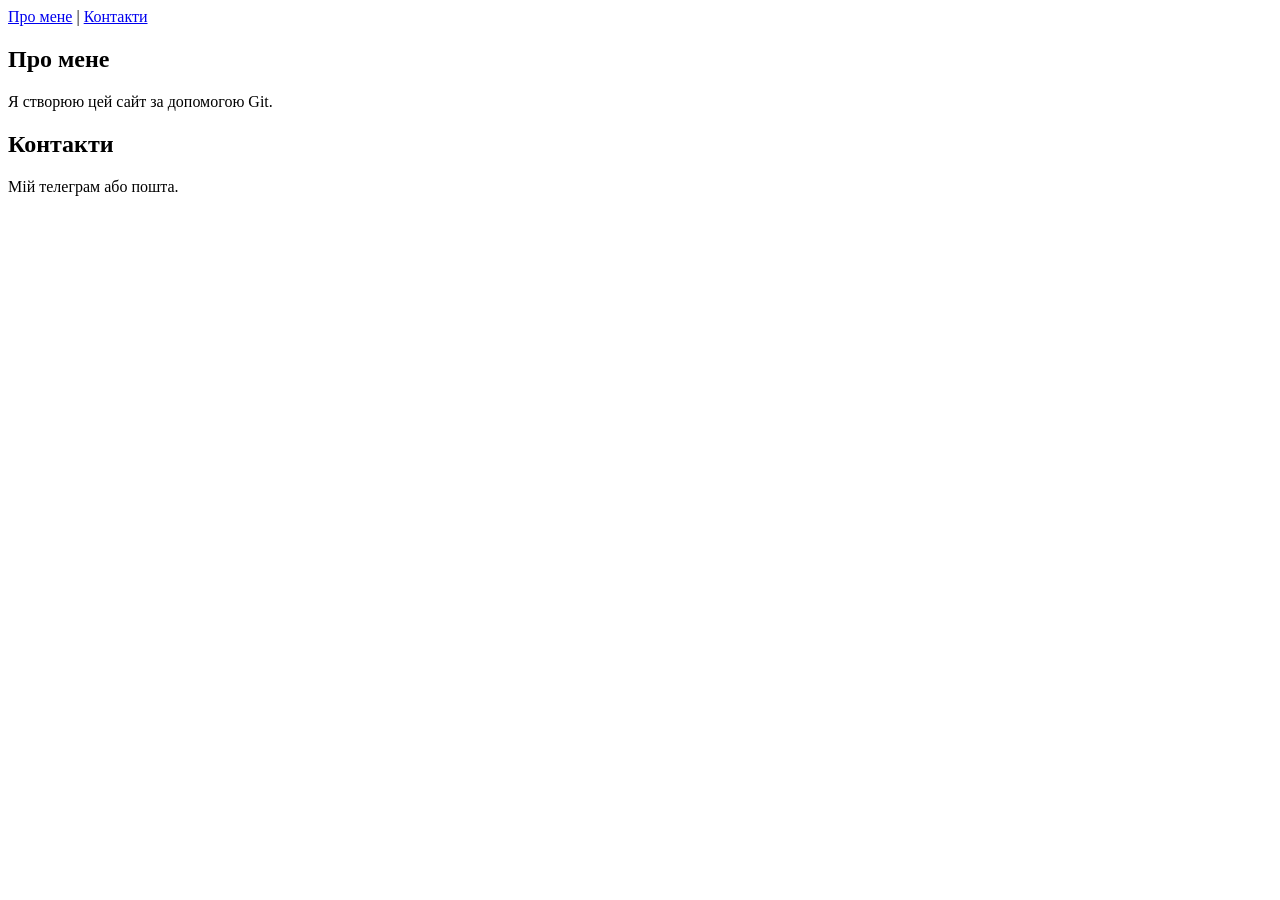
<file: index.html>
<!DOCTYPE html>
<html lang="en">
<head>
    <meta charset="UTF-8">
    <meta name="viewport" content="width=device-width, initial-scale=1.0">
    <title>Document</title>
</head>
<body>
    <header>
    <nav>
        <a href="#about">Про мене</a> | 
        <a href="#contacts">Контакти</a>
    </nav>
</header>
<section id="about">
    <h2>Про мене</h2>
    <p>Я створюю цей сайт за допомогою Git.</p>
</section>
<section id="contacts">
    <h2>Контакти</h2>
    <p>Мій телеграм або пошта.</p>
</section>
</body>
</html>
</file>
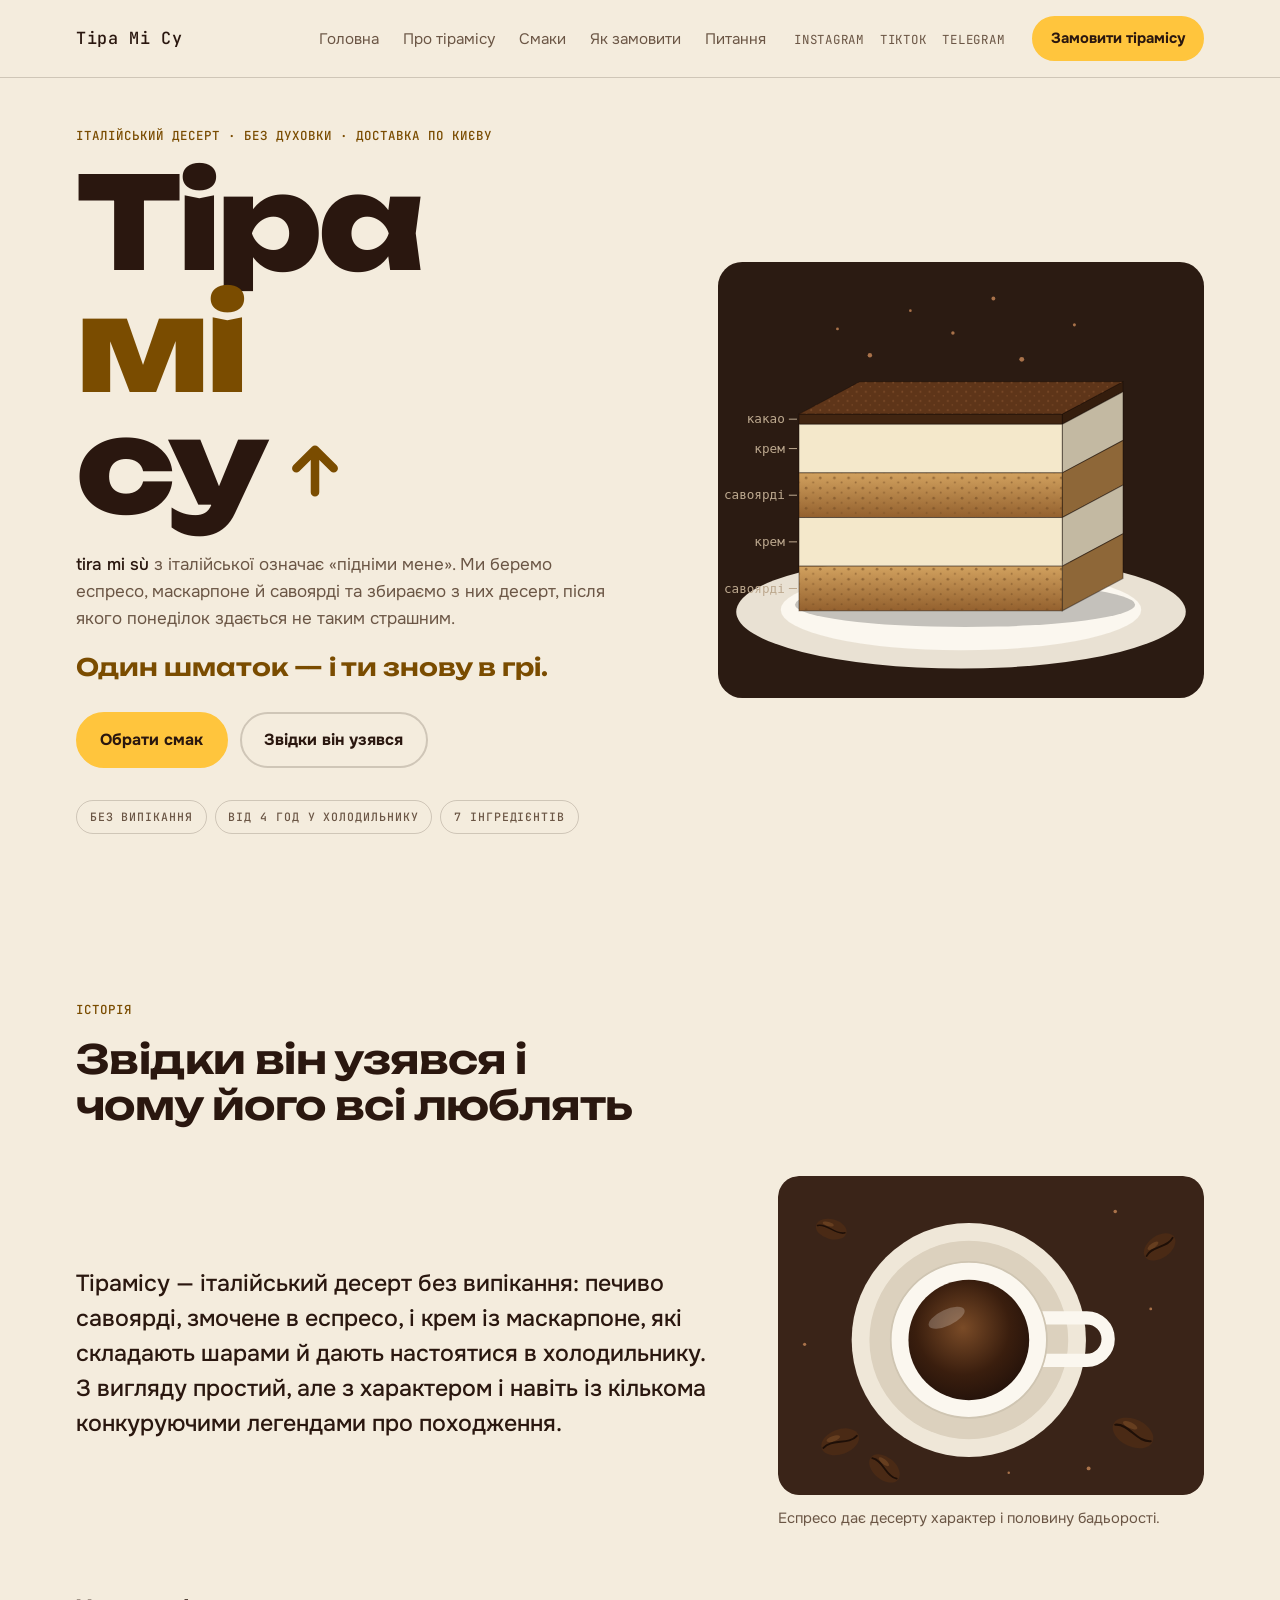
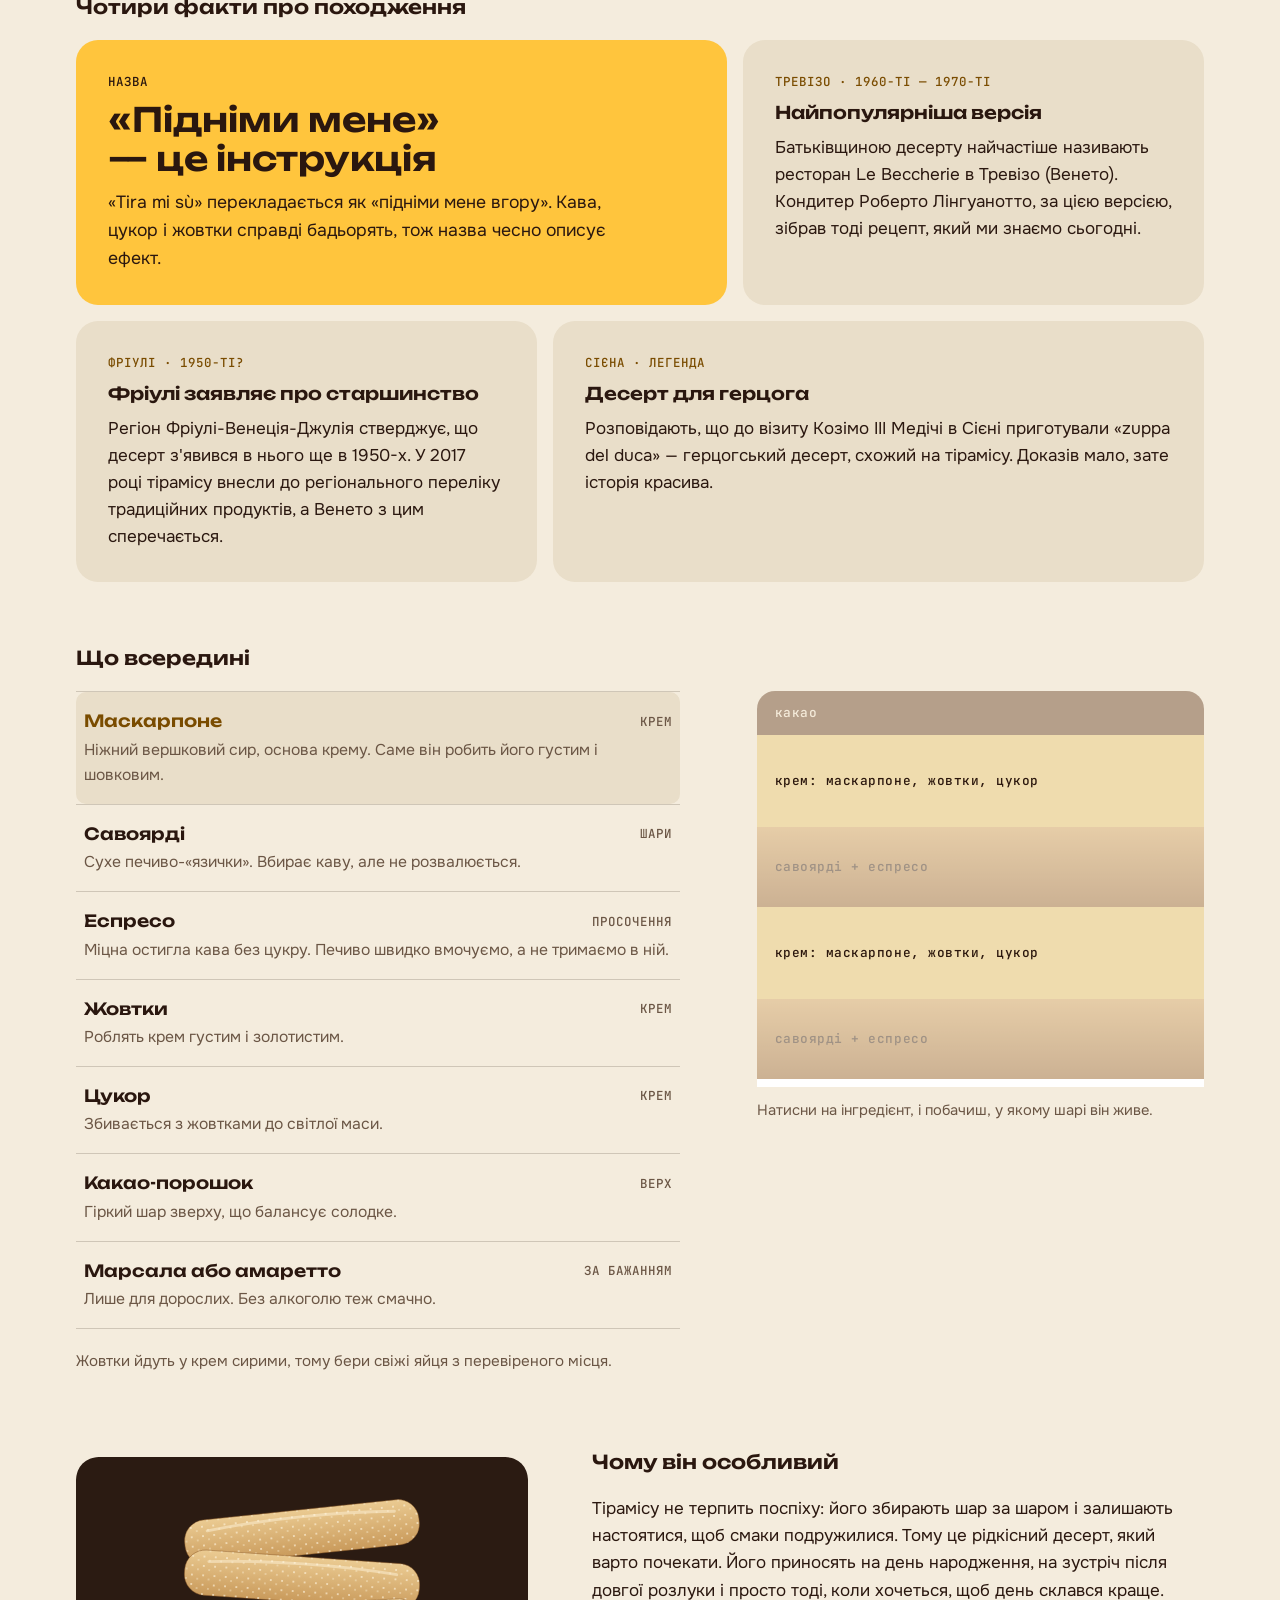
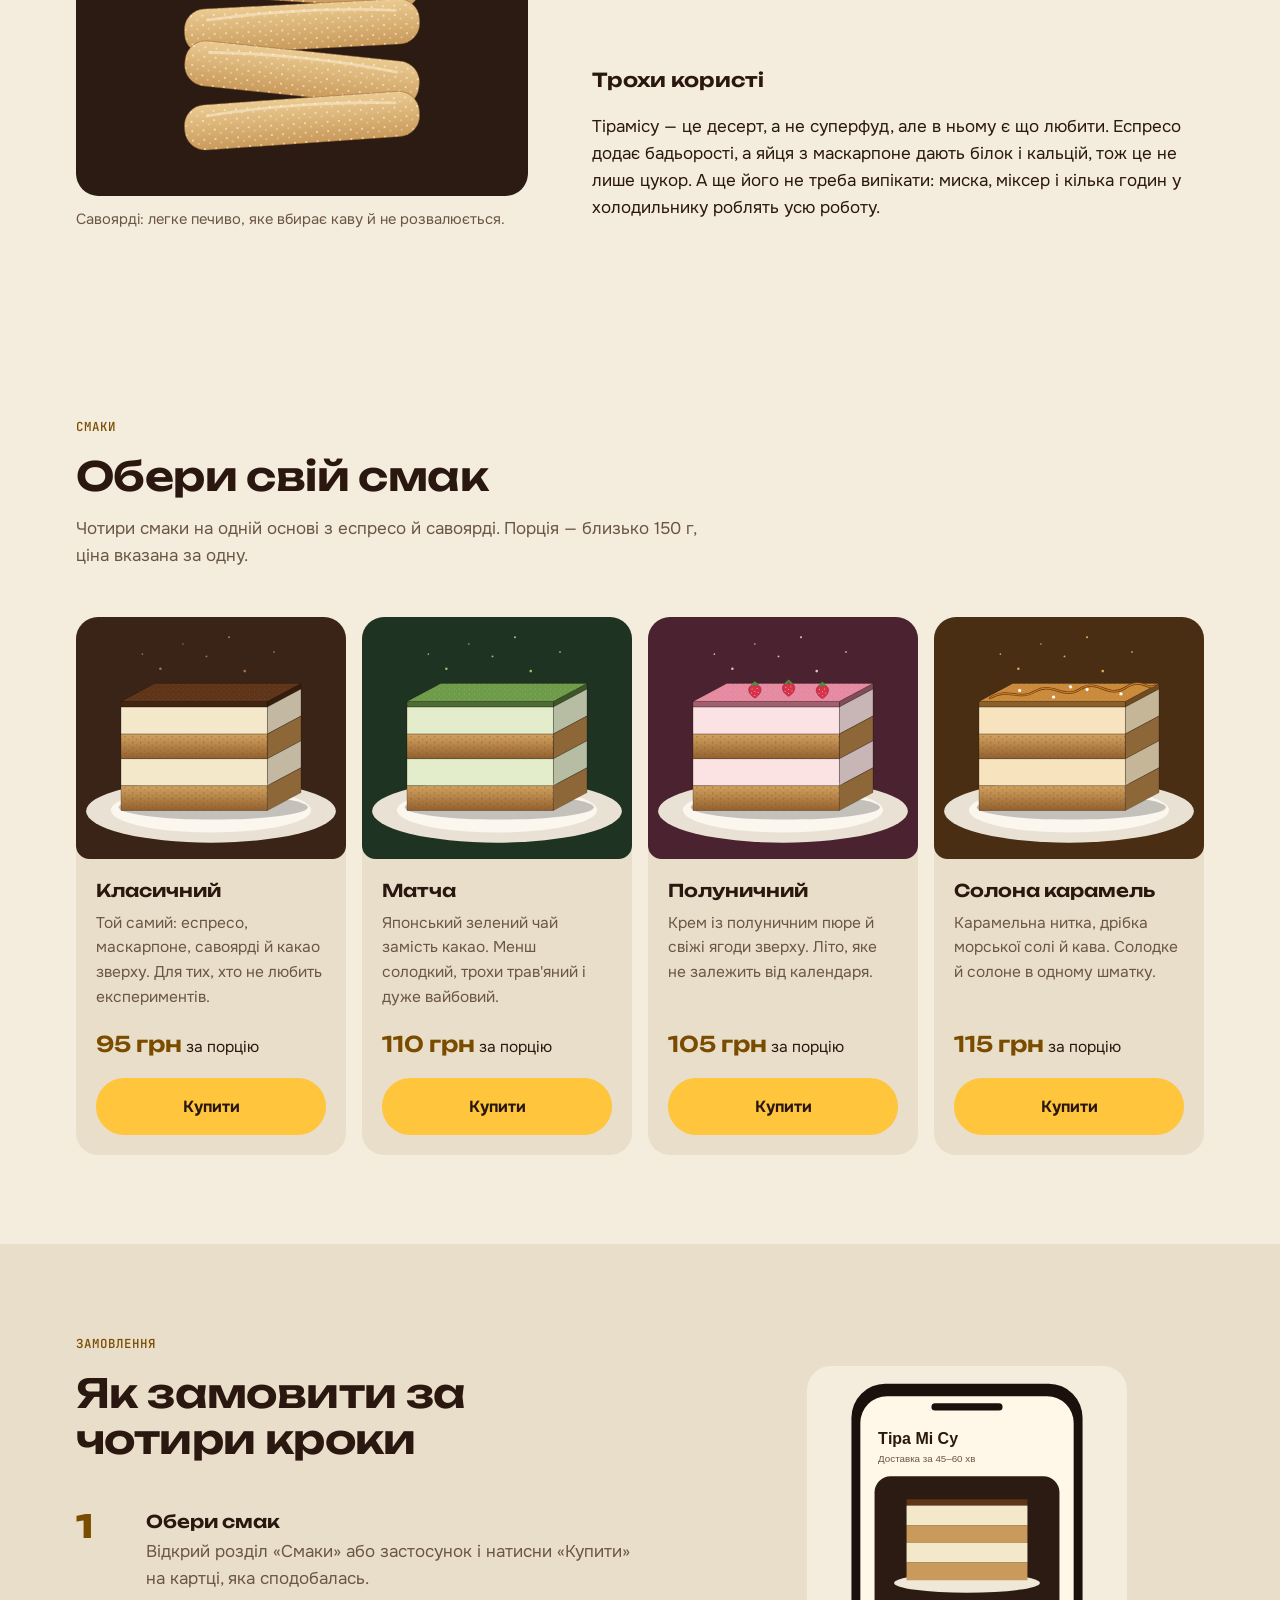
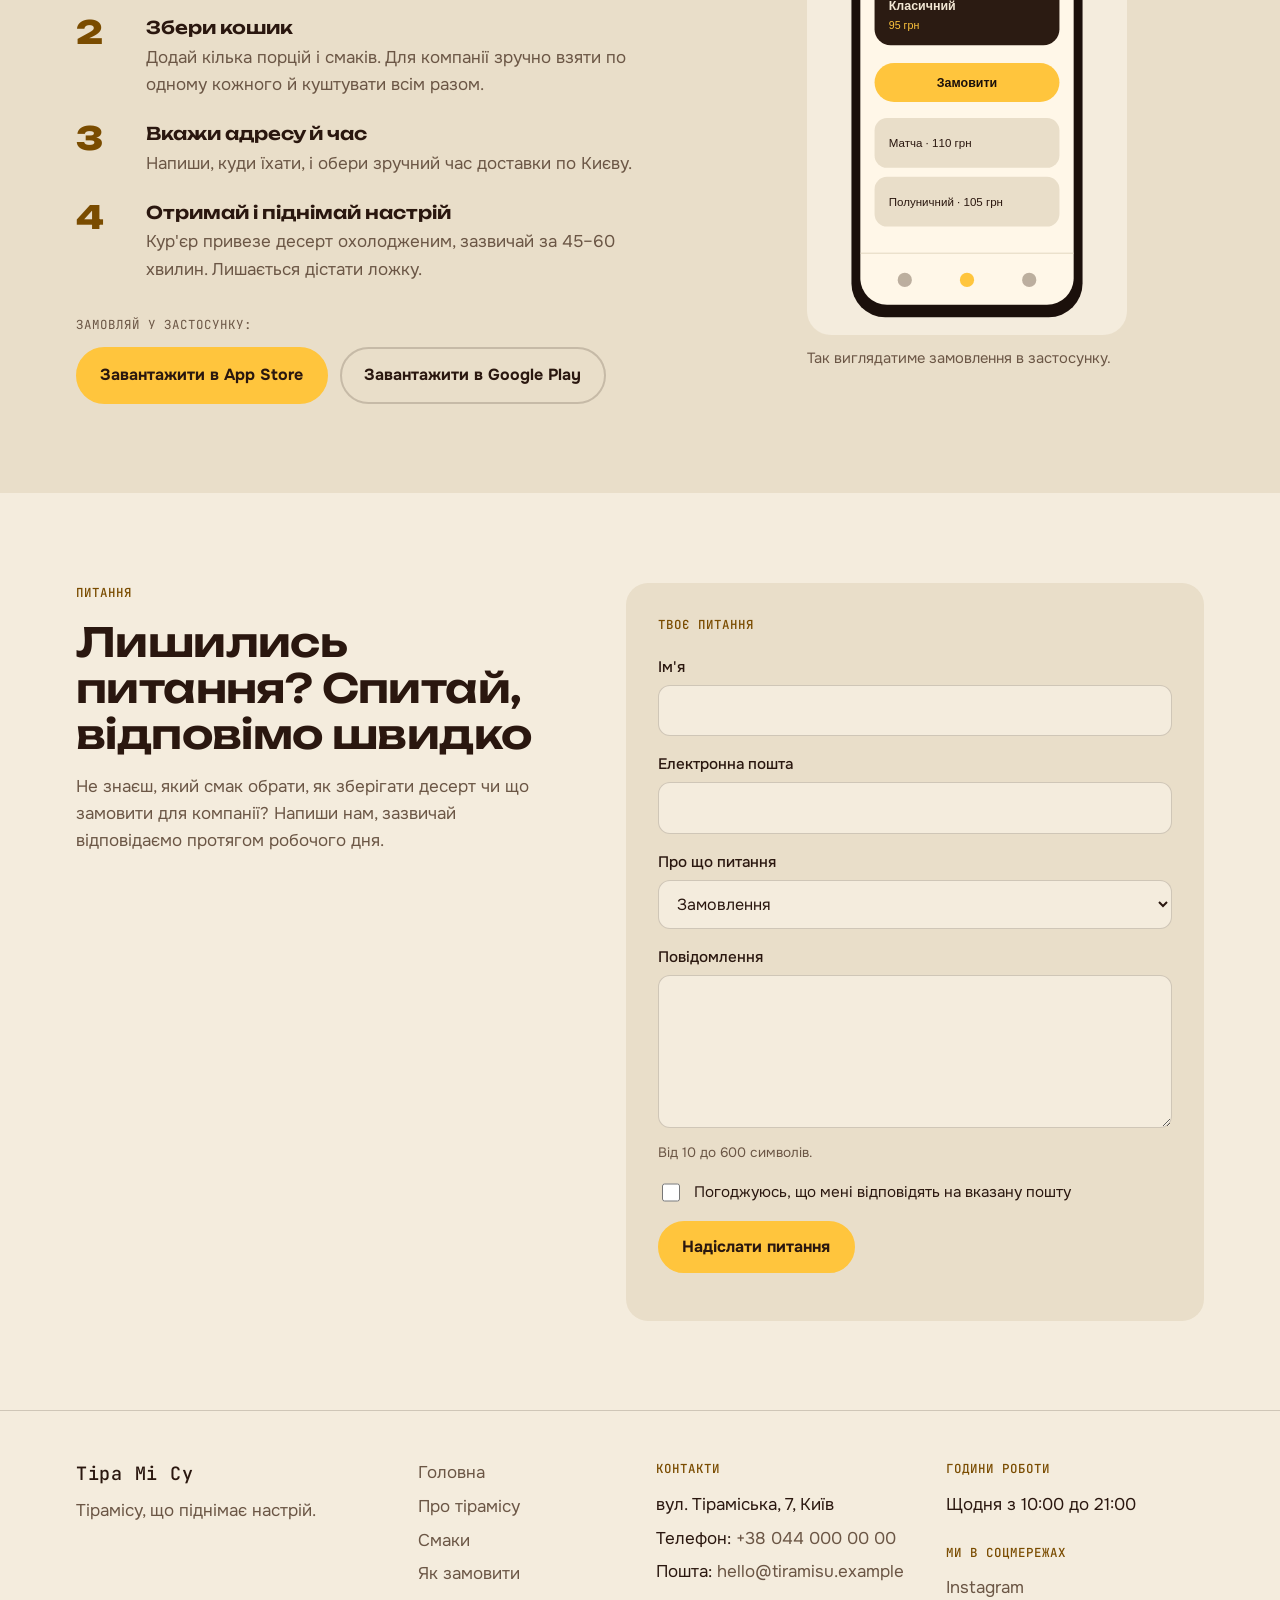
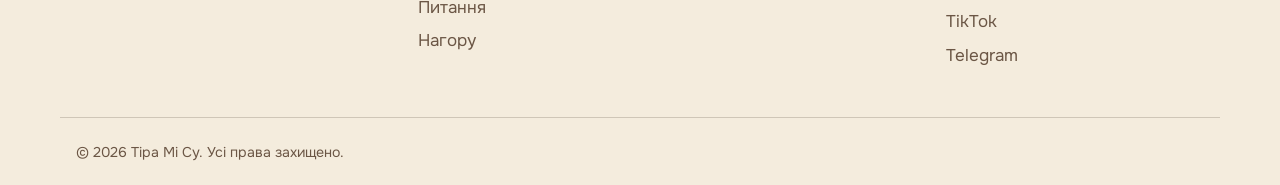
<file: tiramisu-site (2)/tiramisu-site/index.html>
<!DOCTYPE html>
<html lang="uk">
<head>
  <meta charset="utf-8">
  <meta name="viewport" content="width=device-width, initial-scale=1">
  <meta name="color-scheme" content="dark light">
  <title>Тіра Мі Су — тірамісу, що піднімає настрій</title>
  <meta name="description" content="Тіра Мі Су — тірамісу з доставкою по Києву: чотири смаки, історія італійського десерту та замовлення за хвилину в застосунку.">
  <link rel="preconnect" href="https://fonts.googleapis.com">
  <link rel="preconnect" href="https://fonts.gstatic.com" crossorigin>
  <link rel="stylesheet" href="https://fonts.googleapis.com/css2?family=Unbounded:wght@600;800&family=Onest:wght@400;500;700&family=JetBrains+Mono:wght@500&display=swap">
  <link rel="stylesheet" href="css/styles.css">
</head>
<body>
  <a class="skip" href="#main">Перейти до змісту</a>

  <!-- ===== 1. HEADER ===== -->
  <header class="site-header" id="top">
    <div class="wrap bar">
      <a class="brand" href="#top">Тіра Мі Су</a>

      <nav class="main-nav" aria-label="Основна навігація">
        <ul>
          <li><a href="#hero">Головна</a></li>
          <li><a href="#about">Про тірамісу</a></li>
          <li><a href="#products">Смаки</a></li>
          <li><a href="#order">Як замовити</a></li>
          <li><a href="#contact">Питання</a></li>
        </ul>
      </nav>

      <ul class="socials" aria-label="Ми в соцмережах">
        <li><a href="https://www.instagram.com/" target="_blank" rel="noopener noreferrer">Instagram</a></li>
        <li><a href="https://www.tiktok.com/" target="_blank" rel="noopener noreferrer">TikTok</a></li>
        <li><a href="https://t.me/" target="_blank" rel="noopener noreferrer">Telegram</a></li>
      </ul>

      <a class="btn btn-sm" href="#products">Замовити тірамісу</a>
    </div>
  </header>

  <main id="main">
  <!-- ===== 2. HERO ===== -->
    <section id="hero" class="hero" aria-labelledby="hero-title">
      <div class="wrap hero-grid">
        <div class="hero-copy">
          <p class="eyebrow">Італійський десерт · без духовки · доставка по Києву</p>
          <h1 id="hero-title">
            <span class="sr-only">Тіра Мі Су — тірамісу, який піднімає настрій</span>
            <span class="h1-art" aria-hidden="true">
              <span class="w">Тіра</span>
              <span class="w w2">мі</span>
              <span class="w">су<svg class="up" viewBox="0 0 24 24"><path d="M12 20V5M5 11l7-7 7 7" fill="none" stroke="currentColor" stroke-width="3.2" stroke-linecap="round" stroke-linejoin="round"/></svg></span>
            </span>
          </h1>
          <p class="gloss"><b>tira mi sù</b> з італійської означає «підніми мене». Ми беремо еспресо, маскарпоне й савоярді та збираємо з них десерт, після якого понеділок здається не таким страшним.</p>
          <p class="slogan">Один шматок — і ти знову в грі.</p>
          <p class="ctas">
            <a class="btn" href="#products">Обрати смак</a>
            <a class="btn ghost" href="#about">Звідки він узявся</a>
          </p>
          <ul class="chips" aria-label="Коротко про десерт">
            <li>без випікання</li>
            <li>від 4 год у холодильнику</li>
            <li>7 інгредієнтів</li>
          </ul>
        </div>
        <figure class="hero-art">
          <img src="images/hero-tiramisu.svg" alt="Шматок тірамісу в розрізі на білій тарілці: какао зверху, нижче по черзі шари крему маскарпоне та печива савоярді" width="480" height="430">
          <figcaption class="sr-only">Класичне тірамісу в розрізі: какао, крем і печиво шарами.</figcaption>
        </figure>
      </div>
    </section>

  <!-- ===== 3. ABOUT ===== -->
    <section id="about" class="sect" aria-labelledby="about-title">
      <div class="wrap">
        <div class="sect-head">
          <p class="eyebrow">Історія</p>
          <h2 id="about-title">Звідки він узявся і чому його всі люблять</h2>
        </div>

        <div class="about-intro">
          <p class="lead">Тірамісу — італійський десерт без випікання: печиво савоярді, змочене в еспресо, і крем із маскарпоне, які складають шарами й дають настоятися в холодильнику. З вигляду простий, але з характером і навіть із кількома конкуруючими легендами про походження.</p>
          <figure class="fig">
            <img src="images/story-espresso.svg" alt="Чашка міцного еспресо на блюдці, навколо розсипані кавові зерна" width="480" height="360" loading="lazy">
            <figcaption>Еспресо дає десерту характер і половину бадьорості.</figcaption>
          </figure>
        </div>

        <h3 class="sub">Чотири факти про походження</h3>
        <div class="facts">
          <article class="fact big">
            <p class="tag">Назва</p>
            <h4>«Підніми мене» — це інструкція</h4>
            <p>«Tira mi sù» перекладається як «підніми мене вгору». Кава, цукор і жовтки справді бадьорять, тож назва чесно описує ефект.</p>
          </article>
          <article class="fact s5">
            <p class="tag">Тревізо · 1960-ті — 1970-ті</p>
            <h4>Найпопулярніша версія</h4>
            <p>Батьківщиною десерту найчастіше називають ресторан Le Beccherie в Тревізо (Венето). Кондитер Роберто Лінгуанотто, за цією версією, зібрав тоді рецепт, який ми знаємо сьогодні.</p>
          </article>
          <article class="fact s5">
            <p class="tag">Фріулі · 1950-ті?</p>
            <h4>Фріулі заявляє про старшинство</h4>
            <p>Регіон Фріулі-Венеція-Джулія стверджує, що десерт з'явився в нього ще в 1950-х. У 2017 році тірамісу внесли до регіонального переліку традиційних продуктів, а Венето з цим сперечається.</p>
          </article>
          <article class="fact s7">
            <p class="tag">Сієна · легенда</p>
            <h4>Десерт для герцога</h4>
            <p>Розповідають, що до візиту Козімо III Медічі в Сієні приготували «zuppa del duca» — герцогський десерт, схожий на тірамісу. Доказів мало, зате історія красива.</p>
          </article>
        </div>

        <h3 class="sub">Що всередині</h3>
        <div class="ing-wrap">
          <div>
            <ul class="ing">
              <li><button type="button" class="ing-btn" data-layer="cream" aria-pressed="true"><span class="name">Маскарпоне</span><span class="tag">крем</span><span class="desc">Ніжний вершковий сир, основа крему. Саме він робить його густим і шовковим.</span></button></li>
              <li><button type="button" class="ing-btn" data-layer="cookie" aria-pressed="false"><span class="name">Савоярді</span><span class="tag">шари</span><span class="desc">Сухе печиво-«язички». Вбирає каву, але не розвалюється.</span></button></li>
              <li><button type="button" class="ing-btn" data-layer="cookie" aria-pressed="false"><span class="name">Еспресо</span><span class="tag">просочення</span><span class="desc">Міцна остигла кава без цукру. Печиво швидко вмочуємо, а не тримаємо в ній.</span></button></li>
              <li><button type="button" class="ing-btn" data-layer="cream" aria-pressed="false"><span class="name">Жовтки</span><span class="tag">крем</span><span class="desc">Роблять крем густим і золотистим.</span></button></li>
              <li><button type="button" class="ing-btn" data-layer="cream" aria-pressed="false"><span class="name">Цукор</span><span class="tag">крем</span><span class="desc">Збивається з жовтками до світлої маси.</span></button></li>
              <li><button type="button" class="ing-btn" data-layer="cocoa" aria-pressed="false"><span class="name">Какао-порошок</span><span class="tag">верх</span><span class="desc">Гіркий шар зверху, що балансує солодке.</span></button></li>
              <li><button type="button" class="ing-btn" data-layer="cookie" aria-pressed="false"><span class="name">Марсала або амаретто</span><span class="tag">за бажанням</span><span class="desc">Лише для дорослих. Без алкоголю теж смачно.</span></button></li>
            </ul>
            <p class="note">Жовтки йдуть у крем сирими, тому бери свіжі яйця з перевіреного місця.</p>
          </div>

          <figure class="stack-fig">
            <div class="stack" id="stack">
              <div class="layer cocoa" data-layer="cocoa">какао</div>
              <div class="layer cream" data-layer="cream">крем: маскарпоне, жовтки, цукор</div>
              <div class="layer cookie" data-layer="cookie">савоярді + еспресо</div>
              <div class="layer cream" data-layer="cream">крем: маскарпоне, жовтки, цукор</div>
              <div class="layer cookie" data-layer="cookie">савоярді + еспресо</div>
            </div>
            <figcaption>Натисни на інгредієнт, і побачиш, у якому шарі він живе.</figcaption>
          </figure>
        </div>

        <div class="feel">
          <figure class="fig">
            <img src="images/story-savoiardi.svg" alt="Стос довгастого печива савоярді, присипаного цукром" width="480" height="360" loading="lazy">
            <figcaption>Савоярді: легке печиво, яке вбирає каву й не розвалюється.</figcaption>
          </figure>
          <div>
            <h3 class="sub">Чому він особливий</h3>
            <p>Тірамісу не терпить поспіху: його збирають шар за шаром і залишають настоятися, щоб смаки подружилися. Тому це рідкісний десерт, який варто почекати. Його приносять на день народження, на зустріч після довгої розлуки і просто тоді, коли хочеться, щоб день склався краще.</p>
            <h3 class="sub">Трохи користі</h3>
            <p>Тірамісу — це десерт, а не суперфуд, але в ньому є що любити. Еспресо додає бадьорості, а яйця з маскарпоне дають білок і кальцій, тож це не лише цукор. А ще його не треба випікати: миска, міксер і кілька годин у холодильнику роблять усю роботу.</p>
          </div>
        </div>
      </div>
    </section>

  <!-- ===== 4. PRODUCTS ===== -->
    <section id="products" class="sect" aria-labelledby="products-title">
      <div class="wrap">
        <div class="sect-head">
          <p class="eyebrow">Смаки</p>
          <h2 id="products-title">Обери свій смак</h2>
          <p class="sect-sub">Чотири смаки на одній основі з еспресо й савоярді. Порція — близько 150 г, ціна вказана за одну.</p>
        </div>

        <ul class="cards">
          <li>
            <article class="card">
              <figure>
                <img src="images/flavor-classic.svg" alt="Шматок класичного тірамісу з какао зверху" width="480" height="430" loading="lazy">
              </figure>
              <div class="card-body">
                <h3>Класичний</h3>
                <p>Той самий: еспресо, маскарпоне, савоярді й какао зверху. Для тих, хто не любить експериментів.</p>
                <p class="price"><strong>95 грн</strong> <span>за порцію</span></p>
                <a class="btn btn-block" href="#order">Купити</a>
              </div>
            </article>
          </li>
          <li>
            <article class="card">
              <figure>
                <img src="images/flavor-matcha.svg" alt="Шматок тірамісу із зеленою пудрою матчі зверху" width="480" height="430" loading="lazy">
              </figure>
              <div class="card-body">
                <h3>Матча</h3>
                <p>Японський зелений чай замість какао. Менш солодкий, трохи трав'яний і дуже вайбовий.</p>
                <p class="price"><strong>110 грн</strong> <span>за порцію</span></p>
                <a class="btn btn-block" href="#order">Купити</a>
              </div>
            </article>
          </li>
          <li>
            <article class="card">
              <figure>
                <img src="images/flavor-strawberry.svg" alt="Шматок тірамісу з рожевим кремом і трьома полуницями зверху" width="480" height="430" loading="lazy">
              </figure>
              <div class="card-body">
                <h3>Полуничний</h3>
                <p>Крем із полуничним пюре й свіжі ягоди зверху. Літо, яке не залежить від календаря.</p>
                <p class="price"><strong>105 грн</strong> <span>за порцію</span></p>
                <a class="btn btn-block" href="#order">Купити</a>
              </div>
            </article>
          </li>
          <li>
            <article class="card">
              <figure>
                <img src="images/flavor-caramel.svg" alt="Шматок тірамісу з карамельною ниткою та кристаликами солі зверху" width="480" height="430" loading="lazy">
              </figure>
              <div class="card-body">
                <h3>Солона карамель</h3>
                <p>Карамельна нитка, дрібка морської солі й кава. Солодке й солоне в одному шматку.</p>
                <p class="price"><strong>115 грн</strong> <span>за порцію</span></p>
                <a class="btn btn-block" href="#order">Купити</a>
              </div>
            </article>
          </li>
        </ul>
      </div>
    </section>

  <!-- ===== 5. ORDER ===== -->
    <section id="order" class="sect alt" aria-labelledby="order-title">
      <div class="wrap order-grid">
        <div>
          <div class="sect-head">
            <p class="eyebrow">Замовлення</p>
            <h2 id="order-title">Як замовити за чотири кроки</h2>
          </div>
          <ol class="steps">
            <li>
              <h3>Обери смак</h3>
              <p>Відкрий розділ «Смаки» або застосунок і натисни «Купити» на картці, яка сподобалась.</p>
            </li>
            <li>
              <h3>Збери кошик</h3>
              <p>Додай кілька порцій і смаків. Для компанії зручно взяти по одному кожного й куштувати всім разом.</p>
            </li>
            <li>
              <h3>Вкажи адресу й час</h3>
              <p>Напиши, куди їхати, і обери зручний час доставки по Києву.</p>
            </li>
            <li>
              <h3>Отримай і піднімай настрій</h3>
              <p>Кур'єр привезе десерт охолодженим, зазвичай за 45–60 хвилин. Лишається дістати ложку.</p>
            </li>
          </ol>
          <p class="stores-label">Замовляй у застосунку:</p>
          <ul class="stores" aria-label="Завантажити застосунок">
            <li><a class="btn" href="https://www.apple.com/app-store/" target="_blank" rel="noopener noreferrer">Завантажити в App Store</a></li>
            <li><a class="btn ghost" href="https://play.google.com/store" target="_blank" rel="noopener noreferrer">Завантажити в Google Play</a></li>
          </ul>
        </div>
        <figure class="phone">
          <img src="images/app-mockup.svg" alt="Екран мобільного застосунку: картка класичного тірамісу за 95 грн, кнопка «Замовити» і список інших смаків" width="360" height="640" loading="lazy">
          <figcaption>Так виглядатиме замовлення в застосунку.</figcaption>
        </figure>
      </div>
    </section>

  <!-- ===== 6. CONTACT ===== -->
    <section id="contact" class="sect" aria-labelledby="contact-title">
      <div class="wrap contact-grid">
        <div>
          <p class="eyebrow">Питання</p>
          <h2 id="contact-title">Лишились питання? Спитай, відповімо швидко</h2>
          <p class="sect-sub">Не знаєш, який смак обрати, як зберігати десерт чи що замовити для компанії? Напиши нам, зазвичай відповідаємо протягом робочого дня.</p>
        </div>

        <form class="form" action="#contact" method="post">
          <fieldset>
            <legend>Твоє питання</legend>

            <p>
              <label for="q-name">Ім'я</label>
              <input type="text" id="q-name" name="name" autocomplete="given-name" maxlength="60" required>
            </p>

            <p>
              <label for="q-email">Електронна пошта</label>
              <input type="email" id="q-email" name="email" autocomplete="email" required>
            </p>

            <p>
              <label for="q-topic">Про що питання</label>
              <select id="q-topic" name="topic">
                <option value="order">Замовлення</option>
                <option value="delivery">Доставка</option>
                <option value="flavors">Смаки й склад</option>
                <option value="partnership">Співпраця</option>
                <option value="other">Інше</option>
              </select>
            </p>

            <p>
              <label for="q-message">Повідомлення</label>
              <textarea id="q-message" name="message" rows="5" cols="40" minlength="10" maxlength="600" required aria-describedby="q-hint"></textarea>
              <small id="q-hint">Від 10 до 600 символів.</small>
            </p>

            <p class="check">
              <label for="q-consent">
                <input type="checkbox" id="q-consent" name="consent" required>
                <span>Погоджуюсь, що мені відповідять на вказану пошту</span>
              </label>
            </p>

            <p><button class="btn" type="submit">Надіслати питання</button></p>
            <p class="form-status" id="form-status" role="status" hidden></p>
          </fieldset>
        </form>
      </div>
    </section>
  </main>

  <!-- ===== 7. FOOTER ===== -->
  <footer class="site-footer">
    <div class="wrap foot-grid">
      <div class="foot-brand">
        <p class="brand">Тіра Мі Су</p>
        <p>Тірамісу, що піднімає настрій.</p>
      </div>

      <nav aria-label="Навігація в підвалі">
        <ul class="foot-nav">
          <li><a href="#hero">Головна</a></li>
          <li><a href="#about">Про тірамісу</a></li>
          <li><a href="#products">Смаки</a></li>
          <li><a href="#order">Як замовити</a></li>
          <li><a href="#contact">Питання</a></li>
          <li><a href="#top">Нагору</a></li>
        </ul>
      </nav>

      <section aria-labelledby="footer-contacts">
        <h2 id="footer-contacts">Контакти</h2>
        <address>
          <p>вул. Тіраміська, 7, Київ</p>
          <p>Телефон: <a href="tel:+380440000000">+38 044 000 00 00</a></p>
          <p>Пошта: <a href="mailto:hello@tiramisu.example">hello@tiramisu.example</a></p>
        </address>
      </section>

      <section aria-labelledby="footer-hours">
        <h2 id="footer-hours">Години роботи</h2>
        <p>Щодня з <time datetime="10:00">10:00</time> до <time datetime="21:00">21:00</time></p>
        <h2 id="footer-social">Ми в соцмережах</h2>
        <ul class="foot-social">
          <li><a href="https://www.instagram.com/" target="_blank" rel="noopener noreferrer">Instagram</a></li>
          <li><a href="https://www.tiktok.com/" target="_blank" rel="noopener noreferrer">TikTok</a></li>
          <li><a href="https://t.me/" target="_blank" rel="noopener noreferrer">Telegram</a></li>
        </ul>
      </section>
    </div>
    <div class="wrap copy"><p><small>&copy; 2026 Тіра Мі Су. Усі права захищено.</small></p></div>
  </footer>
  <script src="js/main.js" defer></script>
</body>
</html>
</file>
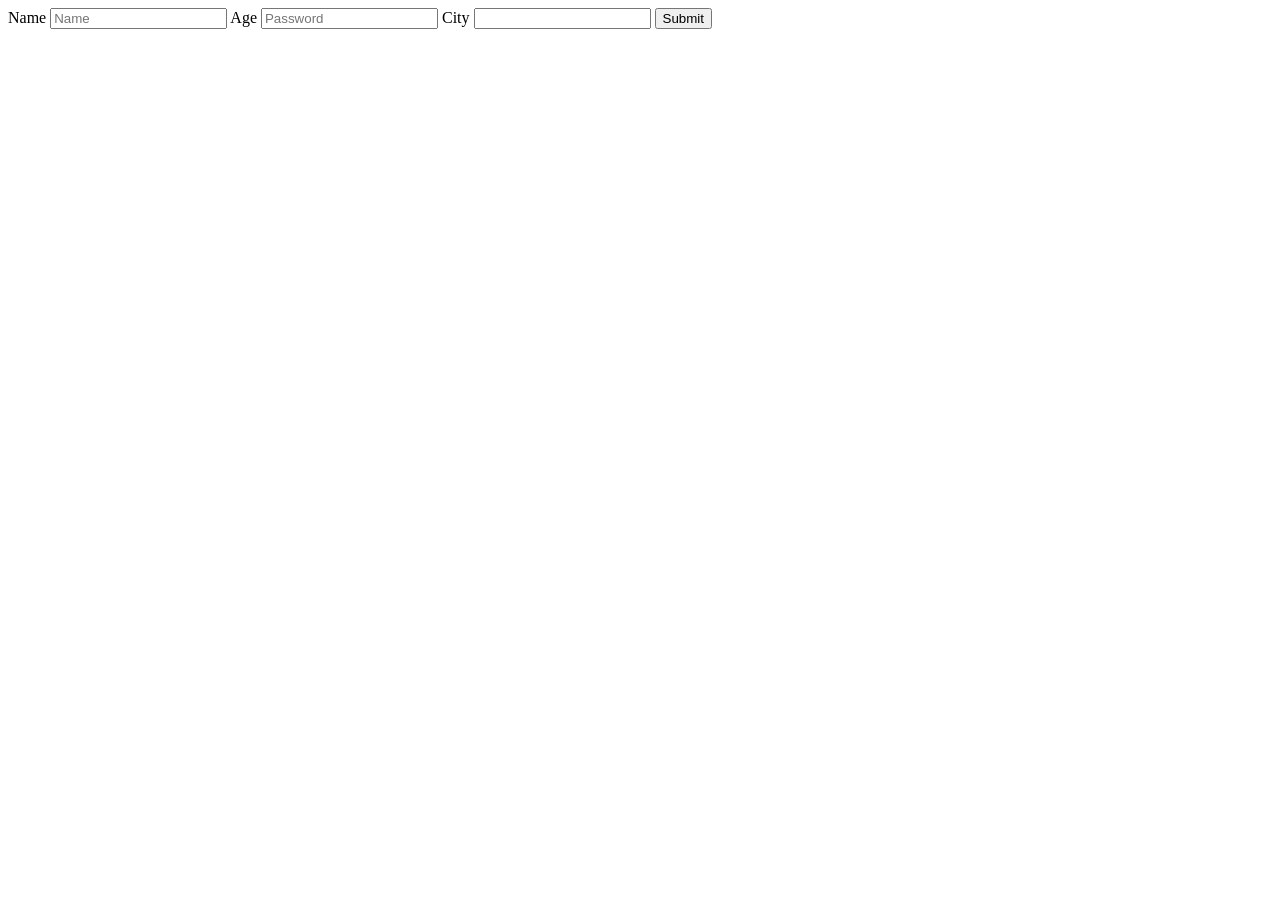
<file: first.html>
<!DOCTYPE html>
<html lang="en">
<head>
    <meta charset="UTF-8">
    <meta name="viewport" content="width=device-width, initial-scale=1.0">
    <title>Document</title>
</head>
<body>
    <form action="/login" method="get">
    <label>Name</label>
    <input placeholder="Name" name="name">
    
    <label>Age</label>
    <input placeholder="Password" name="password">
    
    <label>City</label>
    <input type="City" name="City">
    <button type="submit">Submit</button>
</form>
</body>
</html>
</file>
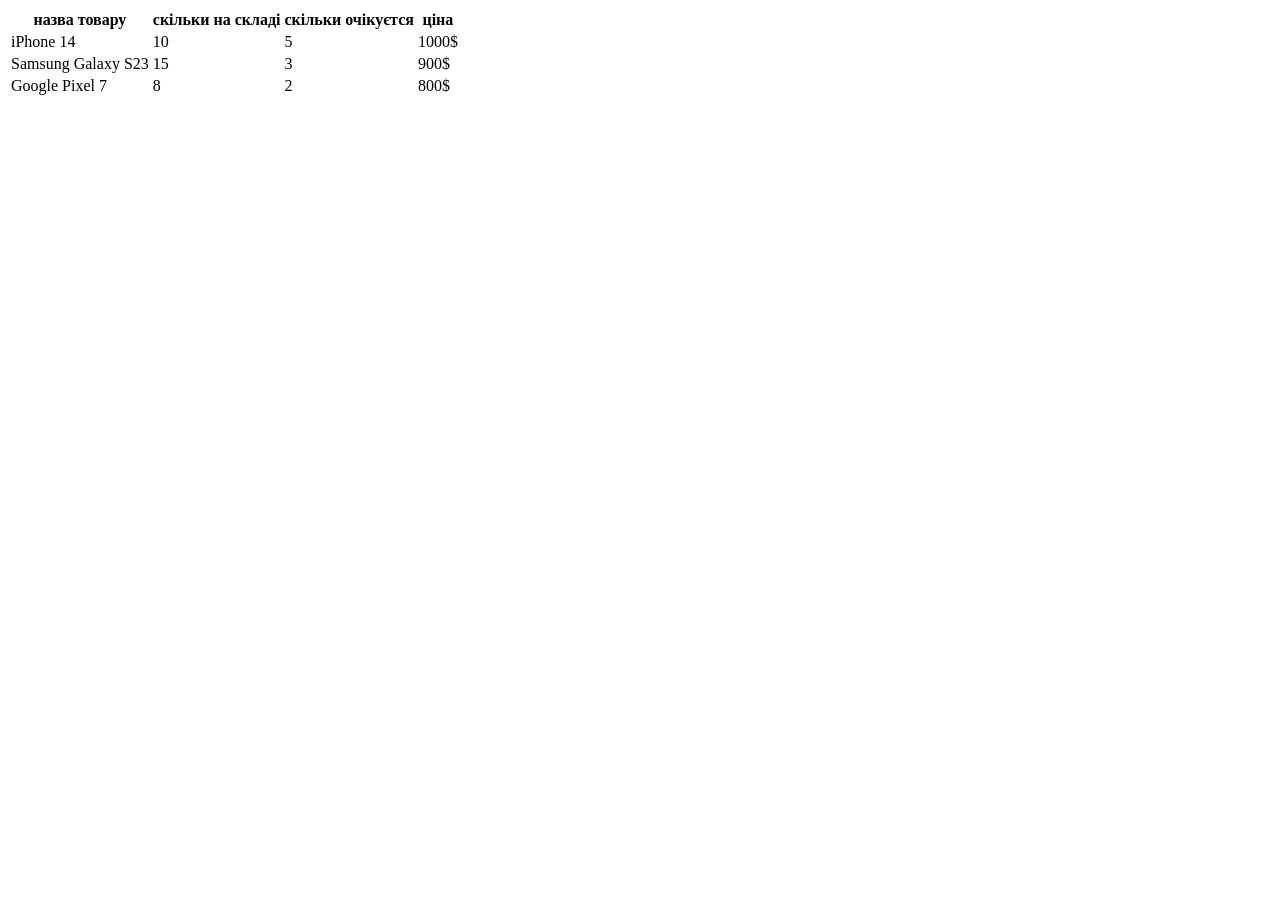
<file: nw.html>
<!DOCTYPE html>
<html lang="en">
<head>
    <meta charset="UTF-8">
    <meta name="viewport" content="width=device-width, initial-scale=1.0">
    <title>Document</title>
</head>
<body>
  <table>
        <thead>
                <th>
                    назва товару
                </th>
                <th>
                    скільки на складі
                </th>
                <th>
                    скільки очікуєтся
                </th>
                <th>
                    ціна
                </th>

         </thead>
        <tbody>
            <tr>
                <td>
                    iPhone 14
                </td>
                <td>
                    10
                </td>
                <td>
                    5
                </td>
                <td>
                    1000$
                </td>
            </tr>
            <tr>
                <td>
                    Samsung Galaxy S23
                </td>
                <td>
                    15
                </td>
                <td>
                    3
                </td>
                <td>
                    900$
                </td>
            </tr>
            <tr>
                <td>
                    Google Pixel 7
                </td>
                <td>
                    8
                </td>
                <td>
                    2
                </td>
                <td>
                    800$
                </td>
            </tr>





  </table>
</body>
</html>
</file>
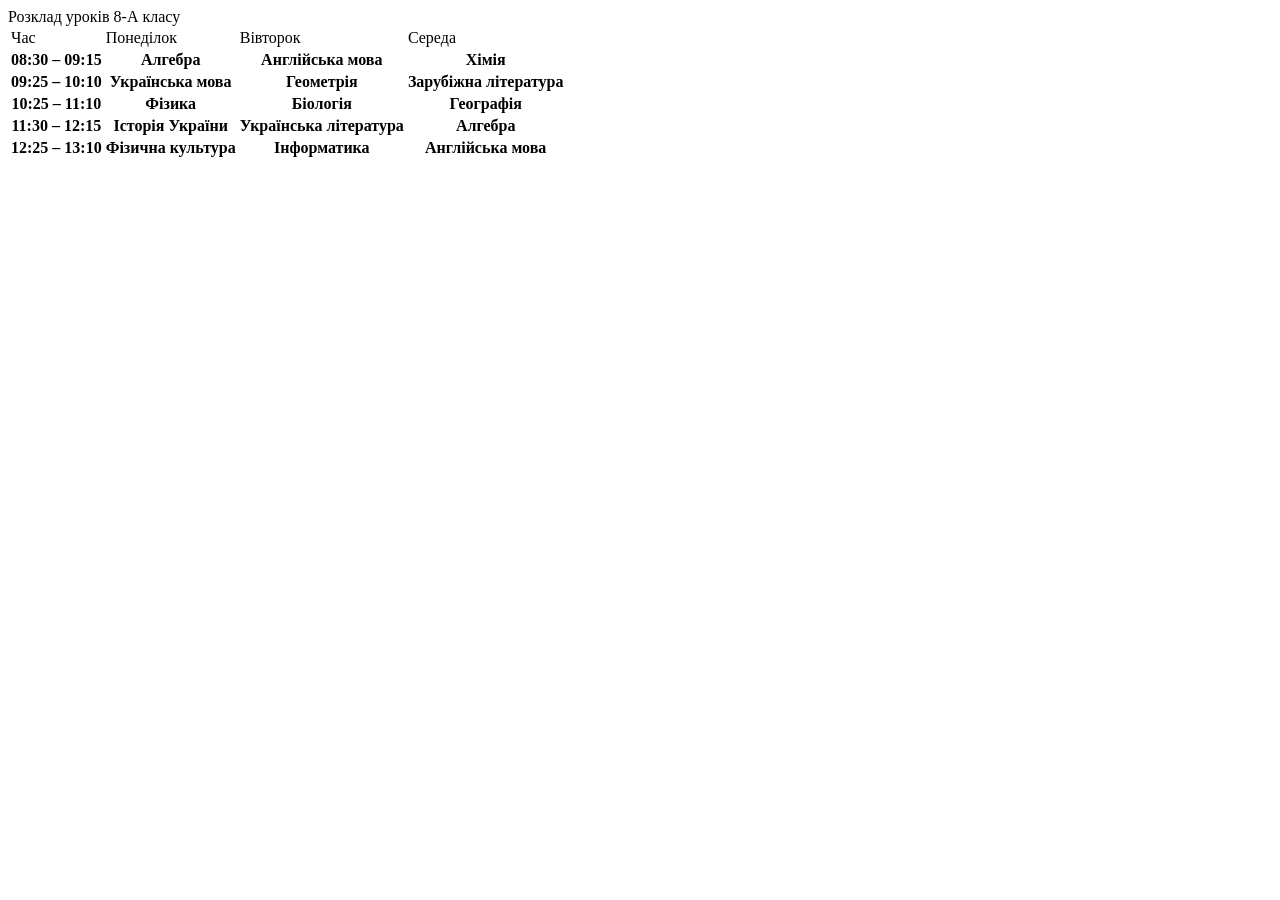
<file: rozklad.html>
<!DOCTYPE html>
<html lang="en">
<head>
    <meta charset="UTF-8">
    <meta name="viewport" content="width=device-width, initial-scale=1.0">
    <title>Document</title>
</head>
<body>
    <caption>Розклад уроків 8-А класу</caption>
    <table>
            <thead>
                <td>
                    Час
                </td>
                <td>
                    Понеділок
                </td>
                <td>
                    Вівторок   
                </td>
                <td>
                        Середа
                </td>


            </thead>
            <tbody>

                <tr>
                    <th>08:30 – 09:15</th>
                    <th>Алгебра	</th>
                    <th>Англійська мова	</th>
                    <th>Хімія</th>
                </tr>

                <tr>
                    <th>09:25 – 10:10</th>
                    <th>Українська мова</th>
                    <th>Геометрія</th>
                    <th>Зарубіжна література</th>
                	</tr>
                    <tr>
                    <th>10:25 – 11:10</th>
                    <th>Фізика</th>
                    <th>	Біологія</th>
                    <th>	Географія</th>
                	</tr>
                     <tr>
                    <th>11:30 – 12:15</th>
                    <th>Історія України</th>
                    <th>Українська література</th>
                    <th>Алгебра</th>
                	</tr>
                    <tr>
                    <th>12:25 – 13:10</th>
                    <th>	Фізична культура</th>
                    <th>	Інформатика</th>
                    <th>Англійська мова</th>
                	</tr>

            </tbody>






    </table>
</body>
</html>
</file>
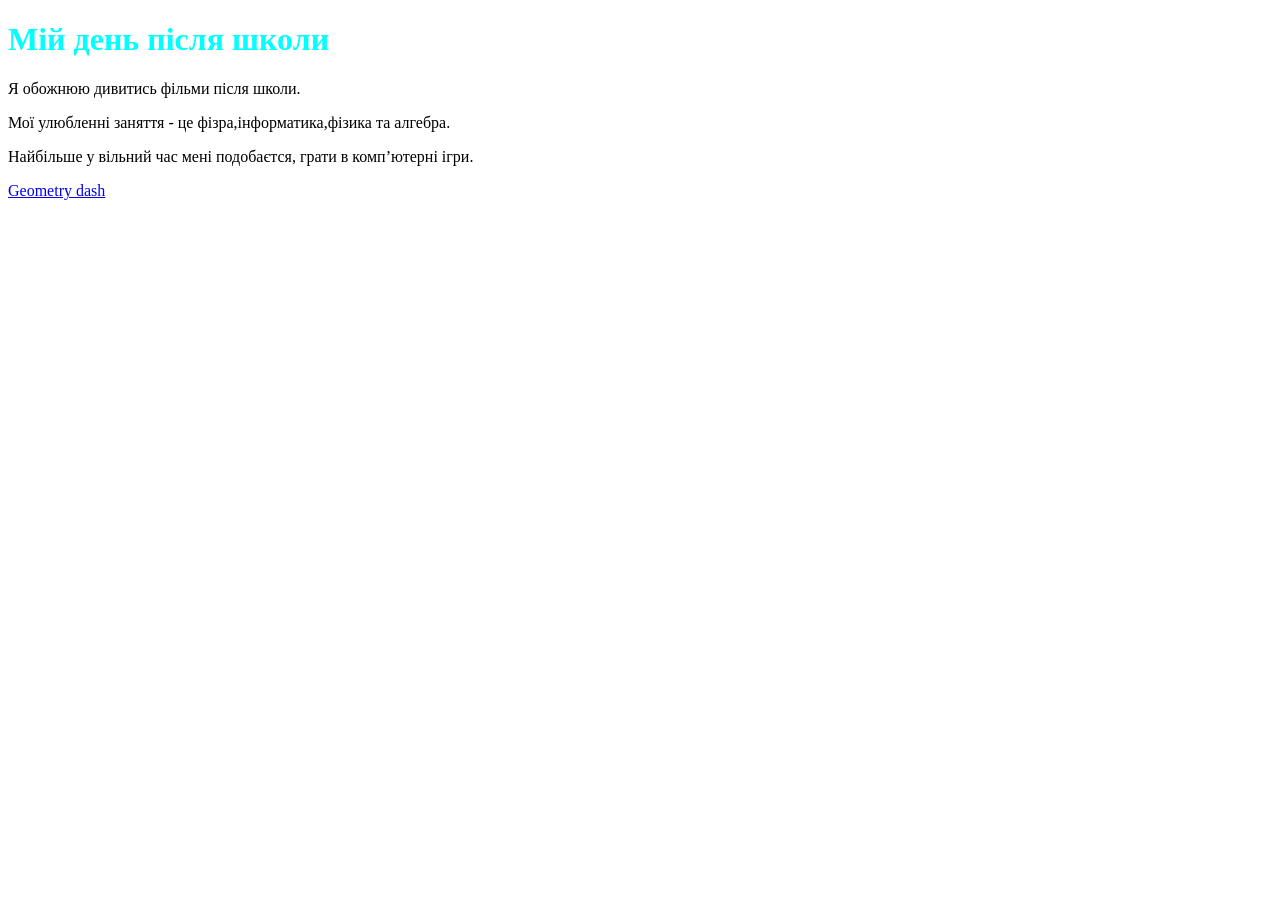
<file: task3.html>
<!DOCTYPE html>
<html lang="en">
<head>
    <meta charset="UTF-8">
    <meta name="viewport" content="width=device-width, initial-scale=1.0">
    <title>Document</title>
</head>
<body>
    <h1 style="color: aqua;">Мій день після школи</h1>
    <p>Я обожнюю дивитись фільми після школи.</p>
    <p>Мої улюбленні заняття - це фізра,інформатика,фізика та алгебра.</p>
    <p>Найбільше у вільний час мені подобаєтся,<span> грати в комп’ютерні ігри.</span></p>
<a href="https://store.steampowered.com/app/322170/Geometry_Dash/?l=russian" target="_blank">Geometry dash</a>
</body>
</html>
</file>
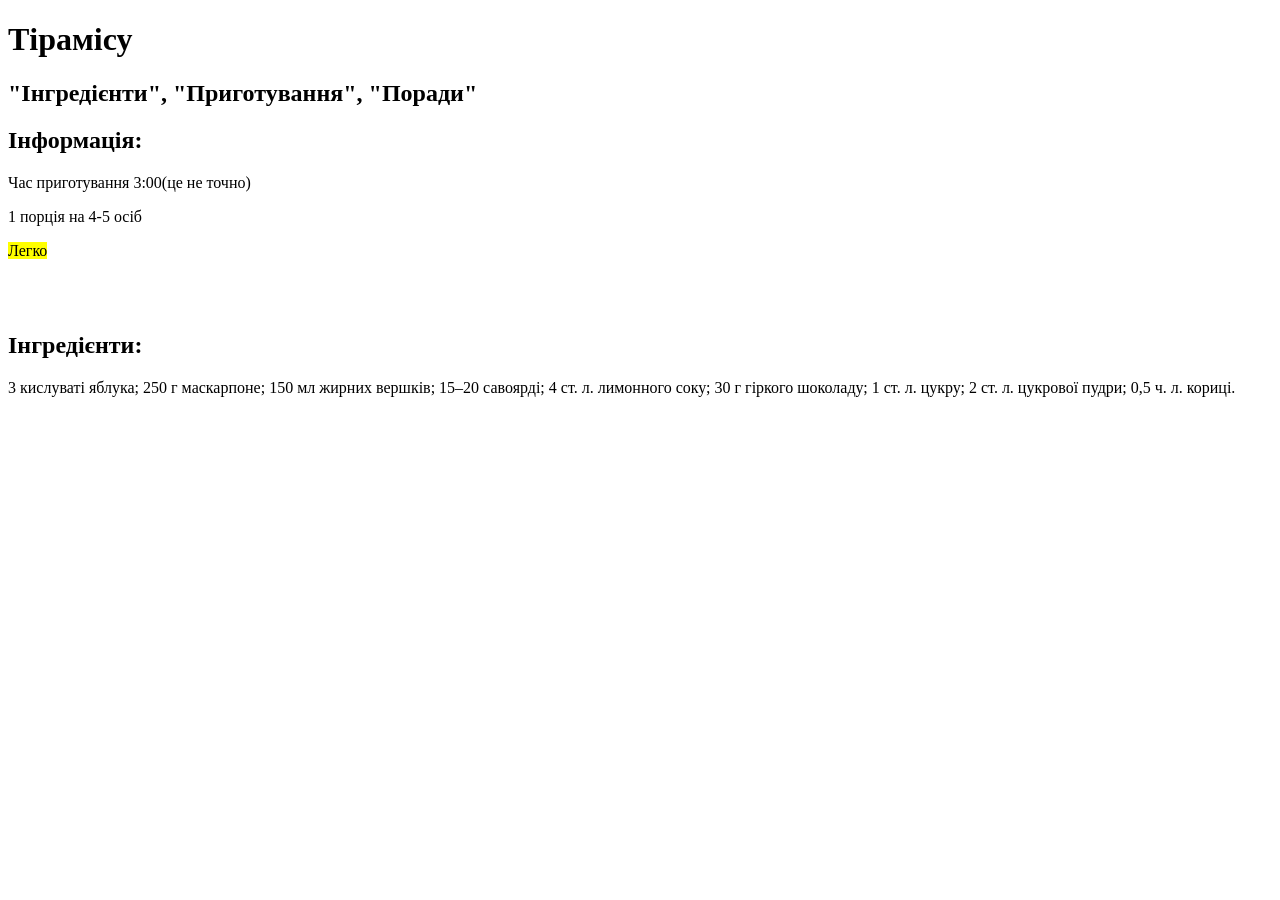
<file: завдання 3 виправлення.html>
<!DOCTYPE html>
<html lang="en">
<head>
    <meta charset="UTF-8">
    <meta name="viewport" content="width=device-width, initial-scale=1.0">
    <title>Document</title>
</head>
<body>
    <h1>Тірамісу
    </h1>
    <p><h2>"Інгредієнти", "Приготування", "Поради"</h2></p>
    <p><h2>Інформація:</h2></p>
    <p>Час приготування <time>3:00</time>(це не точно)</p>
    <p>1 порція на 4-5 осіб</p>
    <p><mark>Легко</mark></p>
    <br></br>
    <p><h2>Інгредієнти:</h2></p>
    <p>3 кислуваті яблука;
250 г маскарпоне;
150 мл жирних вершків;
15–20 савоярді;
4 ст. л. лимонного соку;
30 г гіркого шоколаду;
1 ст. л. цукру;
2 ст. л. цукрової пудри;
0,5 ч. л. кориці.</p>

</body>
</html>
</file>
<file: tiramisu-site (2)/tiramisu-site/css/styles.css>
/* ===== 1. BASE + HEADER ===== */
/* Палітра з самого десерту: еспресо, мускарпоне, жовток (єдиний акцент), какао. */
:root {
  --bg: #1B100B;
  --surface: #2B1B12;
  --fg: #F3E8D5;
  --muted: #BDA98F;
  --line: rgba(243, 232, 213, 0.16);
  --accent: #FFC53D;
  --accent-ink: #1B100B;
  --accent-text: #FFC53D;
  --glow: rgba(255, 197, 61, 0.16);
  --l-cocoa-top: #5E3519;
  --l-cream: #F4E8CB;
  --l-cookie: #D2A25F;
  --l-soak: #93602E;
  --on-cream: #2B170D;
  --on-cocoa: #F3E8D5;
  --plate: #DCD1BE;
  --f-display: 'Unbounded', 'Arial Black', 'Segoe UI', sans-serif;
  --f-body: 'Onest', 'Segoe UI', system-ui, sans-serif;
  --f-mono: 'JetBrains Mono', ui-monospace, Consolas, monospace;
  color-scheme: dark;
}
@media (prefers-color-scheme: light) {
  :root:not([data-theme="dark"]) {
    --bg: #F4ECDD;
    --surface: #E9DEC9;
    --fg: #2A170F;
    --muted: #6B5645;
    --line: rgba(42, 23, 15, 0.18);
    --accent-ink: #2A170F;
    --accent-text: #7A4C00;
    --glow: rgba(255, 181, 30, 0.38);
    --l-cream: #EFDCAE;
    --plate: #FFFFFF;
    color-scheme: light;
  }
}
:root[data-theme="light"] {
  --bg: #F4ECDD;
  --surface: #E9DEC9;
  --fg: #2A170F;
  --muted: #6B5645;
  --line: rgba(42, 23, 15, 0.18);
  --accent-ink: #2A170F;
  --accent-text: #7A4C00;
  --glow: rgba(255, 181, 30, 0.38);
  --l-cream: #EFDCAE;
  --plate: #FFFFFF;
  color-scheme: light;
}

* { box-sizing: border-box; }
html { scroll-behavior: smooth; }
body {
  margin: 0;
  background: var(--bg);
  color: var(--fg);
  font-family: var(--f-body);
  font-size: 1.0625rem;
  line-height: 1.6;
  -webkit-font-smoothing: antialiased;
}
@media (prefers-reduced-motion: reduce) { html { scroll-behavior: auto; } }
img { max-width: 100%; height: auto; }
a { color: inherit; }
ul, ol { margin: 0; padding: 0; list-style: none; }
figure { margin: 0; }
:focus-visible { outline: 3px solid var(--accent); outline-offset: 3px; }

.wrap {
  max-width: 1160px;
  margin-inline: auto;
  padding-left: max(16px, env(safe-area-inset-left, 0px));
  padding-right: max(16px, env(safe-area-inset-right, 0px));
}
.sr-only { position: absolute; width: 1px; height: 1px; overflow: hidden; clip: rect(0 0 0 0); white-space: nowrap; }
.skip { position: absolute; left: 1rem; top: -4rem; padding: 0.6rem 1rem; background: var(--accent); color: var(--accent-ink); border-radius: 8px; z-index: 10; }
.skip:focus { top: 1rem; }

.eyebrow, .tag, .chips li {
  font-family: var(--f-mono);
  font-weight: 500;
  font-size: 0.78rem;
  letter-spacing: 0.08em;
  text-transform: uppercase;
}
.eyebrow { color: var(--accent-text); margin: 0 0 1rem; }
.tag { color: var(--accent-text); margin: 0; }

.btn {
  display: inline-flex; align-items: center; justify-content: center; gap: 0.5rem;
  padding: 0.85rem 1.4rem; border-radius: 999px;
  background: var(--accent); color: var(--accent-ink);
  font-family: var(--f-body); font-size: 1rem; font-weight: 700; text-decoration: none;
  border: 2px solid var(--accent); cursor: pointer;
  transition: transform 0.15s ease;
}
.btn:hover { transform: translateY(-2px); }
.btn.ghost { background: transparent; color: var(--fg); border-color: var(--line); }
.btn.ghost:hover { border-color: var(--fg); }
.btn-sm { padding: 0.55rem 1.05rem; font-size: 0.92rem; }
.btn-block { width: 100%; }

.site-header { border-bottom: 1px solid var(--line); }
.bar { display: flex; flex-wrap: wrap; align-items: center; gap: 0.75rem 1.75rem; padding-block: 1rem; }
.brand { margin: 0 auto 0 0; font-family: var(--f-mono); font-weight: 500; font-size: 1.05rem; letter-spacing: 0.04em; text-decoration: none; }
.main-nav ul { display: flex; flex-wrap: wrap; gap: 0.35rem 1.5rem; }
.main-nav a { color: var(--muted); text-decoration: none; font-size: 0.95rem; }
.main-nav a:hover { color: var(--fg); }
.socials { display: flex; gap: 1rem; }
.socials a { color: var(--muted); text-decoration: none; font-family: var(--f-mono); font-size: 0.78rem; letter-spacing: 0.06em; text-transform: uppercase; }
.socials a:hover { color: var(--accent-text); }
@media (max-width: 860px) {
  .brand { order: 1; }
  .bar .btn-sm { order: 2; }
  .main-nav { order: 3; flex-basis: 100%; }
  .socials { order: 4; flex-basis: 100%; }
}

/* ===== 2. HERO ===== */
.hero { padding-block: clamp(1.5rem, 4vw, 3rem) clamp(2.5rem, 6vw, 5rem); }
.hero-grid { display: grid; grid-template-columns: minmax(0, 1.1fr) minmax(0, 0.9fr); gap: 2rem 3rem; align-items: center; }
.hero-copy { min-width: 0; }
h1 { margin: 0; }
.h1-art { display: block; font-family: var(--f-display); font-weight: 800; font-size: clamp(3.6rem, 13vw, 8rem); line-height: 0.95; letter-spacing: -0.03em; }
.h1-art .w { display: block; }
.h1-art .w2 { color: var(--accent-text); }
.h1-art .up { display: inline-block; width: 0.5em; height: 0.5em; margin-left: 0.14em; color: var(--accent-text); vertical-align: 0.08em; }
.gloss { margin: 1.5rem 0 0; max-width: 34rem; color: var(--muted); }
.gloss b { color: var(--fg); font-weight: 500; }
.slogan { margin: 1.25rem 0 0; font-family: var(--f-display); font-weight: 600; font-size: clamp(1.1rem, 2.6vw, 1.5rem); line-height: 1.3; color: var(--accent-text); text-wrap: balance; }
.ctas { display: flex; flex-wrap: wrap; gap: 0.75rem; margin: 1.75rem 0 0; }
.chips { display: flex; flex-wrap: wrap; gap: 0.5rem; margin: 2rem 0 0; }
.chips li { padding: 0.4rem 0.8rem; border: 1px solid var(--line); border-radius: 999px; color: var(--muted); font-size: 0.72rem; }
.hero-art { min-width: 0; max-width: 540px; width: 100%; justify-self: center; background: radial-gradient(circle at 50% 58%, var(--glow), transparent 68%); }
.hero-art img { display: block; width: 100%; height: auto; }
@media (max-width: 860px) {
  .hero-grid { grid-template-columns: minmax(0, 1fr); }
  .hero-art { max-width: 460px; }
}

/* ===== 3. ABOUT ===== */
.sect { padding-block: clamp(3rem, 7vw, 6rem); scroll-margin-top: 1rem; }
.sect.alt { background: var(--surface); }
.sect h2 { margin: 0; font-family: var(--f-display); font-weight: 600; font-size: clamp(1.55rem, 4vw, 2.5rem); line-height: 1.15; letter-spacing: -0.015em; text-wrap: balance; max-width: 22ch; }
.sect-head { margin-bottom: clamp(1.75rem, 4vw, 3rem); }
.sect-sub { margin: 1rem 0 0; color: var(--muted); max-width: 40rem; }
.sub { margin: clamp(2.5rem, 5vw, 4rem) 0 1.25rem; font-family: var(--f-display); font-weight: 600; font-size: 1.2rem; line-height: 1.3; }
.fig img { display: block; width: 100%; height: auto; border-radius: 20px; }
.fig figcaption, .stack-fig figcaption, .phone figcaption { margin-top: 0.75rem; color: var(--muted); font-size: 0.92rem; }

.about-intro { display: grid; grid-template-columns: minmax(0, 1.2fr) minmax(0, 0.8fr); gap: 1.5rem clamp(2rem, 5vw, 4rem); align-items: center; }
.about-intro > * { min-width: 0; }
.lead { margin: 0; font-size: clamp(1.15rem, 2.2vw, 1.45rem); line-height: 1.5; font-weight: 500; text-wrap: pretty; }

.facts { display: grid; grid-template-columns: repeat(12, minmax(0, 1fr)); gap: 1rem; }
.fact { grid-column: span 6; min-width: 0; padding: clamp(1.25rem, 3vw, 2rem); border-radius: 22px; background: var(--surface); display: flex; flex-direction: column; gap: 0.6rem; }
.sect.alt .fact { background: var(--bg); }
.fact p { margin: 0; }
.fact h4 { margin: 0; font-family: var(--f-display); font-weight: 600; font-size: 1.1rem; line-height: 1.3; text-wrap: balance; }
.fact.big { grid-column: span 7; background: var(--accent); color: var(--accent-ink); }
.fact.big .tag { color: var(--accent-ink); }
.fact.big h4 { font-size: clamp(1.4rem, 3.2vw, 2.1rem); line-height: 1.15; }
.fact.big p:last-child { font-size: 1.1rem; max-width: 34rem; }
.fact.s5 { grid-column: span 5; }
.fact.s7 { grid-column: span 7; }

.ing-wrap { display: grid; grid-template-columns: minmax(0, 1.15fr) minmax(0, 0.85fr); gap: 2rem clamp(2rem, 6vw, 5rem); align-items: start; }
.ing { border-top: 1px solid var(--line); }
.ing li { border-bottom: 1px solid var(--line); }
.ing-btn { all: unset; box-sizing: border-box; display: grid; grid-template-columns: minmax(0, 1fr) auto; gap: 0.15rem 1rem; width: 100%; padding: 1rem 0.5rem; cursor: pointer; border-radius: 10px; }
.ing-btn:hover, .ing-btn[aria-pressed="true"] { background: var(--surface); }
.ing-btn:focus-visible { outline: 3px solid var(--accent); outline-offset: -3px; }
.ing-btn .name { font-family: var(--f-display); font-weight: 600; font-size: 1.05rem; }
.ing-btn[aria-pressed="true"] .name { color: var(--accent-text); }
.ing-btn .tag { color: var(--muted); align-self: center; text-align: right; }
.ing-btn .desc { grid-column: 1 / -1; color: var(--muted); font-size: 0.98rem; }
.note { margin: 1.25rem 0 0; color: var(--muted); font-size: 0.95rem; max-width: 40rem; }

.stack-fig { position: sticky; top: 1.5rem; }
.stack { display: flex; flex-direction: column; border-bottom: 8px solid var(--plate); border-radius: 18px 18px 0 0; overflow: hidden; }
.layer { display: flex; align-items: center; padding: 0 1.1rem; font-family: var(--f-mono); font-weight: 500; font-size: 0.8rem; letter-spacing: 0.04em; transition: opacity 0.25s ease; }
.layer.cocoa { height: 44px; background: var(--l-cocoa-top); color: var(--on-cocoa); }
.layer.cream { height: 92px; background: var(--l-cream); color: var(--on-cream); }
.layer.cookie { height: 80px; background: linear-gradient(var(--l-cookie), var(--l-soak)); color: var(--on-cream); }
.stack.has .layer:not(.on) { opacity: 0.42; }

.feel { display: grid; grid-template-columns: minmax(0, 0.85fr) minmax(0, 1.15fr); gap: 2rem clamp(2rem, 5vw, 4rem); align-items: center; margin-top: clamp(3rem, 6vw, 5rem); }
.feel > * { min-width: 0; }
.feel .sub:first-child { margin-top: 0; }
.feel p { margin: 0 0 1rem; max-width: 38rem; }

@media (max-width: 860px) {
  .about-intro, .ing-wrap, .feel { grid-template-columns: minmax(0, 1fr); }
  .stack-fig { position: static; }
}
@media (max-width: 680px) {
  .facts { grid-template-columns: minmax(0, 1fr); }
  .fact, .fact.big, .fact.s5, .fact.s7 { grid-column: auto; }
}

/* ===== 4. PRODUCTS ===== */
.cards { display: grid; grid-template-columns: repeat(4, minmax(0, 1fr)); gap: 1rem; }
.cards > li { min-width: 0; }
.card { display: flex; flex-direction: column; height: 100%; background: var(--surface); border-radius: 22px; overflow: hidden; transition: transform 0.2s ease; }
.card:hover { transform: translateY(-4px); }
.card img { display: block; width: 100%; height: auto; border-radius: 0; }
.card-body { display: flex; flex-direction: column; gap: 0.6rem; padding: 1.25rem; flex: 1; }
.card h3 { margin: 0; font-family: var(--f-display); font-weight: 600; font-size: 1.1rem; line-height: 1.25; }
.card p { margin: 0; color: var(--muted); font-size: 0.97rem; }
.card .price { margin-top: auto; padding-top: 0.5rem; color: var(--fg); }
.card .price strong { font-family: var(--f-display); font-weight: 600; font-size: 1.35rem; color: var(--accent-text); }
.card .btn { margin-top: 0.4rem; }
@media (prefers-reduced-motion: reduce) { .card, .btn { transition: none; } .card:hover, .btn:hover { transform: none; } }
@media (max-width: 1000px) { .cards { grid-template-columns: repeat(2, minmax(0, 1fr)); } }
@media (max-width: 560px) { .cards { grid-template-columns: minmax(0, 1fr); } }

/* ===== 5. ORDER ===== */
.order-grid { display: grid; grid-template-columns: minmax(0, 1.1fr) minmax(0, 0.9fr); gap: 2rem clamp(2rem, 6vw, 5rem); align-items: center; }
.order-grid > * { min-width: 0; }
.steps { counter-reset: step; display: grid; gap: 1.5rem; }
.steps li { counter-increment: step; display: grid; grid-template-columns: 3.4rem minmax(0, 1fr); column-gap: 1rem; }
.steps li::before { content: counter(step); grid-row: span 2; font-family: var(--f-display); font-weight: 800; font-size: 2rem; line-height: 1; color: var(--accent-text); }
.steps h3 { margin: 0; font-family: var(--f-display); font-weight: 600; font-size: 1.1rem; line-height: 1.3; }
.steps p { margin: 0.3rem 0 0; color: var(--muted); }
.stores-label { margin: 2rem 0 0.75rem; font-family: var(--f-mono); font-size: 0.78rem; letter-spacing: 0.08em; text-transform: uppercase; color: var(--muted); }
.stores { display: flex; flex-wrap: wrap; gap: 0.75rem; }
.phone { max-width: 320px; justify-self: center; }
.phone img { display: block; width: 100%; height: auto; border-radius: 24px; }
@media (max-width: 860px) { .order-grid { grid-template-columns: minmax(0, 1fr); } }

/* ===== 6. CONTACT ===== */
.contact-grid { display: grid; grid-template-columns: minmax(0, 0.9fr) minmax(0, 1.1fr); gap: 2rem clamp(2rem, 6vw, 5rem); align-items: start; }
.contact-grid > * { min-width: 0; }
.form { background: var(--surface); border-radius: 22px; padding: clamp(1.25rem, 3vw, 2rem); }
.form fieldset { border: 0; margin: 0; padding: 0; min-width: 0; }
.form legend { padding: 0; margin-bottom: 1.25rem; font-family: var(--f-mono); font-weight: 500; font-size: 0.78rem; letter-spacing: 0.08em; text-transform: uppercase; color: var(--accent-text); }
.form p { margin: 0 0 1rem; }
.form label { display: block; margin-bottom: 0.35rem; font-weight: 500; font-size: 0.95rem; }
.form input[type="text"], .form input[type="email"], .form select, .form textarea {
  width: 100%; padding: 0.75rem 0.9rem; border-radius: 12px;
  border: 1px solid var(--line); background: var(--bg); color: var(--fg);
  font: inherit; font-size: 1rem;
}
.form textarea { resize: vertical; min-height: 7rem; }
.form input:focus-visible, .form select:focus-visible, .form textarea:focus-visible { outline: 3px solid var(--accent); outline-offset: 1px; }
.form small { display: block; margin-top: 0.35rem; color: var(--muted); font-size: 0.85rem; }
.form .check label { display: flex; gap: 0.65rem; align-items: flex-start; margin: 0; font-weight: 400; }
.form input[type="checkbox"] { width: 1.15rem; height: 1.15rem; margin-top: 0.2rem; accent-color: var(--accent); flex: none; }
.form-status { padding: 0.8rem 1rem; border: 1px solid var(--accent); border-radius: 12px; color: var(--fg); }
@media (max-width: 860px) { .contact-grid { grid-template-columns: minmax(0, 1fr); } }

/* ===== 7. FOOTER ===== */
.site-footer { border-top: 1px solid var(--line); }
.foot-grid { display: grid; grid-template-columns: 1.2fr 0.8fr 1fr 1fr; gap: 2rem; padding-block: 3rem; }
.foot-grid > * { min-width: 0; }
.site-footer h2 { margin: 0 0 0.75rem; font-family: var(--f-mono); font-weight: 500; font-size: 0.78rem; letter-spacing: 0.08em; text-transform: uppercase; color: var(--accent-text); }
.site-footer h2 + ul, .site-footer h2 + p { margin-top: 0; }
.site-footer #footer-social { margin-top: 1.5rem; }
.foot-brand .brand { display: block; margin: 0 0 0.5rem; font-size: 1.15rem; }
.foot-brand p:last-child { margin: 0; color: var(--muted); }
.site-footer address { font-style: normal; }
.site-footer address p, .site-footer section > p { margin: 0 0 0.4rem; }
.foot-nav, .foot-social { display: grid; gap: 0.4rem; }
.site-footer a { color: var(--muted); text-decoration: none; }
.site-footer a:hover { color: var(--fg); text-decoration: underline; }
.copy { border-top: 1px solid var(--line); padding-block: 1.25rem; color: var(--muted); }
.copy p { margin: 0; }
@media (max-width: 860px) { .foot-grid { grid-template-columns: repeat(2, minmax(0, 1fr)); } }
@media (max-width: 520px) { .foot-grid { grid-template-columns: minmax(0, 1fr); } }
</file>
